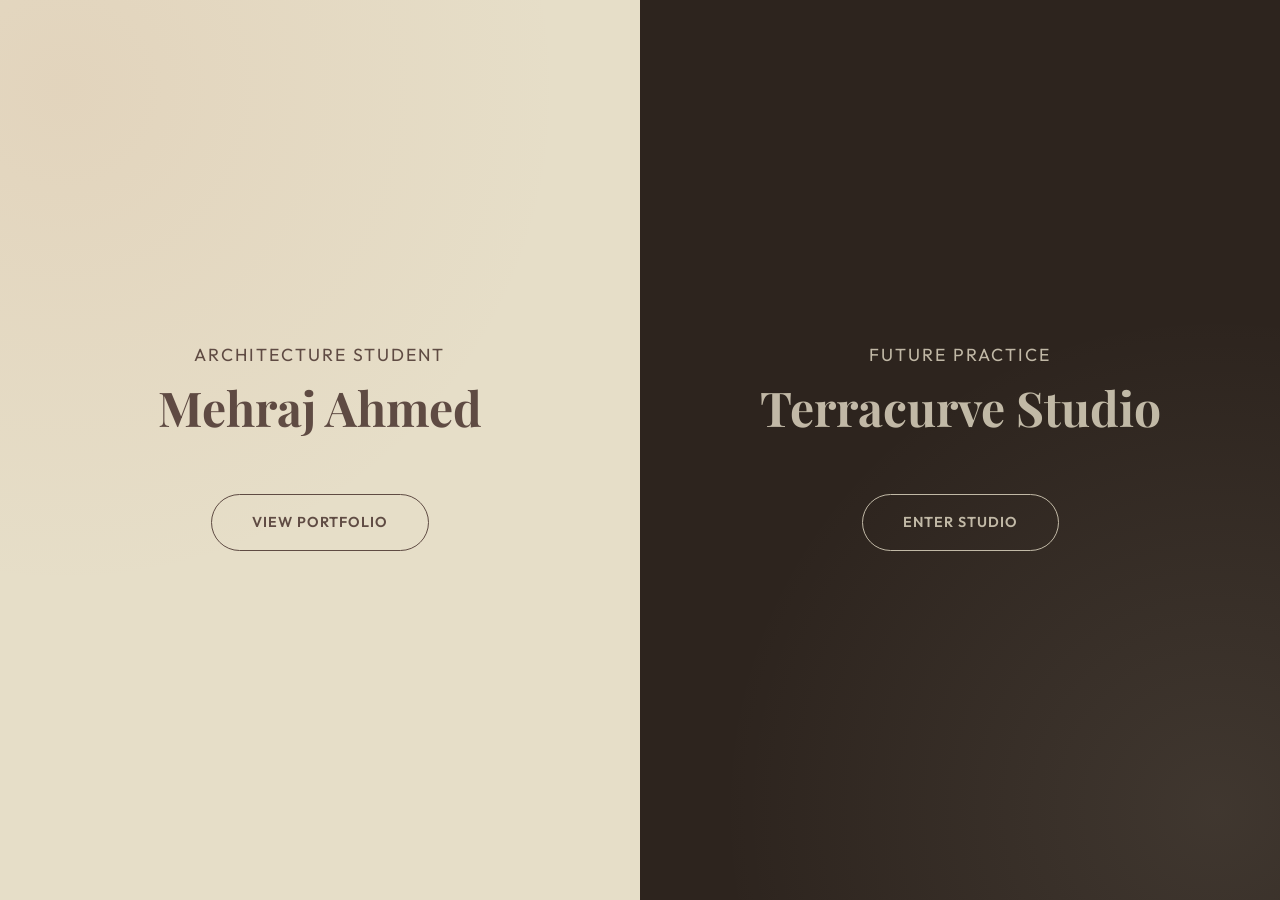
<file: index.html>
<!DOCTYPE html>
<html lang="en">

<head>
    <meta charset="UTF-8">
    <meta name="viewport" content="width=device-width, initial-scale=1.0">
    <title>Mehraj Ahmed | Terracurve Studio</title>

    <!-- Google Fonts -->
    <link rel="preconnect" href="https://fonts.googleapis.com">
    <link rel="preconnect" href="https://fonts.gstatic.com" crossorigin>
    <link
        href="https://fonts.googleapis.com/css2?family=Outfit:wght@300;400;600&family=Playfair+Display:ital,wght@0,400;0,700;1,400&display=swap"
        rel="stylesheet">

    <link rel="stylesheet" href="style.css">
    <style>
        body {
            overflow: hidden;
            /* Prevent scrolling on splash page */
            height: 100vh;
            display: flex;
        }

        .split-screen {
            width: 100%;
            height: 100%;
            display: flex;
        }

        .split-side {
            flex: 1;
            position: relative;
            display: flex;
            align-items: center;
            justify-content: center;
            text-decoration: none;
            overflow: hidden;
            transition: flex 0.6s cubic-bezier(0.25, 1, 0.5, 1);
            cursor: pointer;
        }

        .split-side:hover {
            flex: 1.5;
            /* Expand on hover */
        }

        /* Left Side: Academic / Student */
        .side-academic {
            background-color: var(--bg-color);
            /* Light side */
            color: var(--text-primary);
        }

        /* Right Side: Studio / Future */
        .side-studio {
            background-color: var(--bg-secondary);
            /* Darker side */
            color: var(--text-primary);
            border-left: 1px solid var(--border-color);
        }

        /* Dark mode overrides if user has system preference for dark mode initially, 
           or we can force distinct looks. Let's force distinct looks for contrast. */
        .side-studio {
            background-color: #2D241E;
            /* Dark Terracotta */
            color: #E6DEC8;
        }

        .content-box {
            text-align: center;
            z-index: 2;
            padding: 2rem;
            opacity: 0.8;
            transition: opacity 0.3s, transform 0.3s;
        }

        .split-side:hover .content-box {
            opacity: 1;
            transform: scale(1.05);
        }

        h2 {
            font-family: var(--font-serif);
            font-size: 3rem;
            margin-bottom: 1rem;
        }

        p {
            font-family: var(--font-sans);
            font-size: 1.1rem;
            text-transform: uppercase;
            letter-spacing: 2px;
        }

        /* Background Images/Gradients */
        .academic-bg {
            position: absolute;
            top: 0;
            left: 0;
            width: 100%;
            height: 100%;
            background: radial-gradient(circle at 10% 10%, rgba(193, 124, 89, 0.1), transparent 50%);
            z-index: 1;
        }

        .studio-bg {
            position: absolute;
            top: 0;
            left: 0;
            width: 100%;
            height: 100%;
            background: radial-gradient(circle at 90% 90%, rgba(230, 222, 200, 0.1), transparent 50%);
            z-index: 1;
        }

        @media (max-width: 768px) {
            .split-screen {
                flex-direction: column;
            }

            .split-side:hover {
                flex: 1;
                /* Disable expand on mobile */
            }
        }
    </style>
</head>

<body>

    <div class="split-screen">
        <!-- Left Side: Academic Portfolio -->
        <a href="academic.html" class="split-side side-academic">
            <div class="academic-bg"></div>
            <div class="content-box">
                <p>Architecture Student</p>
                <h2>Mehraj Ahmed</h2>
                <span class="btn btn-outline" style="border-radius: 50px; margin-top: 2rem;">View Portfolio</span>
            </div>
        </a>

        <!-- Right Side: Terracurve Studio -->
        <a href="studio.html" class="split-side side-studio">
            <div class="studio-bg"></div>
            <div class="content-box">
                <p>Future Practice</p>
                <h2>Terracurve Studio</h2>
                <span class="btn btn-outline"
                    style="border-color: #E6DEC8; color: #E6DEC8; border-radius: 50px; margin-top: 2rem;">Enter
                    Studio</span>
            </div>
        </a>
    </div>

</body>

</html>
</file>
<file: style.css>
/* =========================================
   1. VARIABLES & RESET
   ========================================= */
:root {
    /* Colors - Terracurve Theme (Earthy/Beige/Terracotta) */
    /* Light Mode (Default - "Info Side" of Card) */
    --bg-color: #E6DEC8;
    /* Warm Beige */
    --bg-secondary: #DED6C5;
    /* Slightly darker shade for contrast */
    --text-primary: #3E2723;
    /* Deep Brown/Coffee */
    --text-secondary: #5D4037;
    /* Muted Brown */

    --accent: #C17C59;
    /* Terracotta */
    --accent-hover: #A56347;
    --border-color: rgba(62, 39, 35, 0.1);

    /* Typography */
    --font-sans: 'Outfit', sans-serif;
    --font-serif: 'Playfair Display', serif;

    /* Spacing */
    --container-padding: 2rem;
    --max-width: 1400px;

    /* Shaping */
    --border-radius-lg: 24px;
    /* More curve */
    --border-radius-sm: 8px;

    /* Transitions */
    --transition-fast: 0.3s cubic-bezier(0.25, 0.46, 0.45, 0.94);
    --transition-slow: 0.6s cubic-bezier(0.16, 1, 0.3, 1);
}

[data-theme="dark"] {
    /* Dark Mode - "Logo Side" Vibe (Rich Terracotta/Browns) */
    --bg-color: #2D241E;
    /* Deep Textured Brown */
    --bg-secondary: #3E2723;
    --text-primary: #E6DEC8;
    /* Beige Text */
    --text-secondary: #C17C59;
    /* Terracotta Text */
    --accent: #C17C59;
    --border-color: rgba(230, 222, 200, 0.1);
}

* {
    margin: 0;
    padding: 0;
    box-sizing: border-box;
}

html {
    scroll-behavior: smooth;
    font-size: 16px;
}

body {
    background-color: var(--bg-color);
    color: var(--text-primary);
    font-family: var(--font-sans);
    line-height: 1.6;
    overflow-x: hidden;
    transition: background-color 0.5s ease, color 0.5s ease;
}

a {
    text-decoration: none;
    color: inherit;
    transition: var(--transition-fast);
}

ul {
    list-style: none;
}

img {
    max-width: 100%;
    display: block;
}

.container {
    max-width: var(--max-width);
    margin: 0 auto;
    padding: 0 var(--container-padding);
}

/* =========================================
   2. UTILITIES & ANIMATIONS
   ========================================= */
.italic-serif {
    font-family: var(--font-serif);
    font-style: italic;
    font-weight: 400;
}

.text-accent {
    color: var(--accent);
}

.btn {
    display: inline-block;
    padding: 1rem 2.5rem;
    font-size: 0.9rem;
    letter-spacing: 1px;
    text-transform: uppercase;
    font-weight: 600;
    border: 1px solid transparent;
    border-radius: 50px;
    /* Rounded pill buttons */
    cursor: pointer;
    transition: var(--transition-fast);
    position: relative;
    overflow: hidden;
    z-index: 1;
}

.btn-primary {
    background-color: var(--text-primary);
    color: var(--bg-color);
}

.btn-primary:hover {
    background-color: var(--accent);
    color: #fff;
    transform: translateY(-3px);
    box-shadow: 0 10px 20px rgba(0, 0, 0, 0.1);
}

.btn-outline {
    border-color: var(--text-primary);
    color: var(--text-primary);
    background: transparent;
}

.btn-outline:hover {
    background: var(--text-primary);
    color: var(--bg-color);
}

/* Animation Classes */
.fade-in-up {
    opacity: 0;
    transform: translateY(30px);
    transition: opacity 1s ease, transform 1s ease;
}

.fade-in-up.visible {
    opacity: 1;
    transform: translateY(0);
}

.delay-200 {
    transition-delay: 0.2s;
}

.delay-400 {
    transition-delay: 0.4s;
}

/* Custom Cursor */
#cursor-follower {
    position: fixed;
    width: 20px;
    height: 20px;
    border: 1px solid var(--text-primary);
    border-radius: 50%;
    pointer-events: none;
    transform: translate(-50%, -50%);
    z-index: 9999;
    transition: transform 0.1s linear, background-color 0.2s;
    mix-blend-mode: difference;
    display: none;
}

@media (min-width: 1024px) {
    #cursor-follower {
        display: block;
    }
}

/* =========================================
   3. HEADER & NAV
   ========================================= */
.header {
    position: fixed;
    top: 0;
    left: 0;
    width: 100%;
    padding: 1.5rem 3rem;
    display: flex;
    justify-content: space-between;
    align-items: center;
    z-index: 100;
    /* Frosted glass effect with warmer tint */
    background: rgba(230, 222, 200, 0.8);
    backdrop-filter: blur(12px);
    border-bottom: 1px solid var(--border-color);
    transition: padding 0.3s ease, background 0.5s ease;
}

[data-theme="dark"] .header {
    background: rgba(45, 36, 30, 0.8);
}

.header.scrolled {
    padding: 1rem 3rem;
}

.logo {
    display: flex;
    flex-direction: column;
    justify-content: center;
    line-height: 1;
}

.logo-text {
    font-family: var(--font-sans);
    font-size: 1.2rem;
    font-weight: 800;
    letter-spacing: 2px;
    color: var(--text-primary);
    text-transform: uppercase;
}

.logo-suffix {
    font-size: 0.7rem;
    letter-spacing: 3px;
    color: var(--accent);
    text-transform: uppercase;
    font-weight: 600;
}

.nav-list {
    display: flex;
    gap: 3rem;
}

.nav-link {
    font-size: 0.85rem;
    text-transform: uppercase;
    letter-spacing: 1.5px;
    position: relative;
    opacity: 0.7;
    font-weight: 600;
}

.nav-link:hover,
.nav-link.active {
    opacity: 1;
    color: var(--accent);
}

.nav-link::after {
    content: '';
    position: absolute;
    bottom: -5px;
    left: 0;
    width: 0%;
    height: 2px;
    background: var(--accent);
    transition: width 0.3s ease;
}

.nav-link:hover::after {
    width: 100%;
}

.theme-toggle {
    background: none;
    border: none;
    color: var(--text-primary);
    font-size: 1.2rem;
    cursor: pointer;
    margin-left: 2rem;
    transition: transform 0.3s;
}

.theme-toggle:hover {
    transform: rotate(15deg) scale(1.1);
    color: var(--accent);
}

.hamburger {
    display: none;
    cursor: pointer;
}

/* =========================================
   4. HERO SECTION
   ========================================= */
.hero {
    height: 100vh;
    display: flex;
    align-items: center;
    justify-content: center;
    position: relative;
    overflow: hidden;
    padding-top: 80px;
}

.hero-overlay {
    position: absolute;
    top: 0;
    left: 0;
    width: 100%;
    height: 100%;
    background: radial-gradient(circle at 70% 30%, rgba(193, 124, 89, 0.15), transparent 60%);
    z-index: -1;
}

.hero-content {
    text-align: center;
    max-width: 900px;
    padding: 0 1rem;
}

.hero-title {
    font-family: var(--font-sans);
    font-size: clamp(3rem, 8vw, 5.5rem);
    line-height: 1.1;
    margin-bottom: 1.5rem;
    font-weight: 600;
    letter-spacing: -2px;
}

.hero-subtitle {
    font-size: 1.2rem;
    color: var(--text-secondary);
    max-width: 650px;
    margin: 0 auto 3rem;
    font-weight: 300;
}

.scroll-indicator {
    position: absolute;
    bottom: 2rem;
    left: 50%;
    transform: translateX(-50%);
    opacity: 0.7;
}

.mouse {
    width: 26px;
    height: 42px;
    border: 2px solid var(--text-primary);
    border-radius: 20px;
    position: relative;
}

.wheel {
    width: 4px;
    height: 8px;
    background: var(--text-primary);
    position: absolute;
    top: 6px;
    left: 50%;
    transform: translateX(-50%);
    border-radius: 2px;
    animation: scroll 1.5s infinite;
}

@keyframes scroll {
    0% {
        transform: translate(-50%, 0);
        opacity: 1;
    }

    100% {
        transform: translate(-50%, 15px);
        opacity: 0;
    }
}

/* =========================================
   5. PORTFOLIO SECTION
   ========================================= */
.portfolio {
    padding: 8rem 0;
    background: var(--bg-color);
}

.section-header {
    margin-bottom: 5rem;
    text-align: center;
}

.section-title {
    font-family: var(--font-serif);
    font-size: 3rem;
    margin-bottom: 1rem;
    position: relative;
    display: inline-block;
    color: var(--text-primary);
}

.section-desc {
    color: var(--text-secondary);
    font-size: 1.1rem;
}

.project-grid {
    display: grid;
    grid-template-columns: repeat(auto-fill, minmax(600px, 1fr));
    gap: 4rem;
}

.project-card {
    cursor: pointer;
}

.project-image-wrapper {
    position: relative;
    overflow: hidden;
    aspect-ratio: 16/10;
    margin-bottom: 2rem;
    border-radius: var(--border-radius-lg);
    /* Rounded corners matching Curve theme */
    box-shadow: 0 20px 40px rgba(0, 0, 0, 0.05);
}

.project-image-placeholder {
    width: 100%;
    height: 100%;
    transition: transform 0.7s cubic-bezier(0.165, 0.84, 0.44, 1);
}

.project-card:hover .project-image-placeholder {
    transform: scale(1.05);
}

.project-overlay {
    position: absolute;
    bottom: 0;
    left: 0;
    width: 100%;
    height: 100%;
    padding: 2.5rem;
    background: linear-gradient(to top, rgba(62, 39, 35, 0.9), transparent 60%);
    display: flex;
    flex-direction: column;
    justify-content: flex-end;
    opacity: 0;
    transition: opacity 0.4s ease;
}

.project-card:hover .project-overlay {
    opacity: 1;
}

.project-category {
    font-size: 0.8rem;
    text-transform: uppercase;
    letter-spacing: 2px;
    color: #E6DEC8;
    /* Beige on overlay */
    margin-bottom: 0.5rem;
    transform: translateY(20px);
    transition: transform 0.4s 0.1s;
}

.project-title {
    font-size: 2.2rem;
    font-family: var(--font-serif);
    color: #fff;
    transform: translateY(20px);
    transition: transform 0.4s 0.2s;
}

.project-card:hover .project-category,
.project-card:hover .project-title {
    transform: translateY(0);
}

.btn-icon {
    position: absolute;
    top: 2rem;
    right: 2rem;
    width: 50px;
    height: 50px;
    border-radius: 50%;
    background: rgba(255, 255, 255, 0.2);
    backdrop-filter: blur(5px);
    color: #fff;
    border: none;
    display: flex;
    align-items: center;
    justify-content: center;
    transform: rotate(-45deg);
    transition: background 0.3s;
}

.btn-icon:hover {
    background: var(--accent);
}

/* =========================================
   6. ABOUT SECTION
   ========================================= */
.about {
    padding: 8rem 0;
    background: var(--bg-secondary);
    border-radius: 60px 60px 0 0;
    /* Large top curve */
    margin-top: -60px;
    /* Overlap effect */
    position: relative;
    z-index: 10;
}

.about-grid {
    display: grid;
    grid-template-columns: 1fr 1fr;
    gap: 6rem;
    align-items: center;
}

.image-placeholder-vertical {
    width: 100%;
    height: 600px;
    background: var(--text-primary);
    position: relative;
    border-radius: var(--border-radius-lg);
    box-shadow: 20px 20px 0px var(--accent);
    /* Offset shadow style */
}

.about-tagline {
    font-family: var(--font-serif);
    font-size: 2.5rem;
    line-height: 1.2;
    margin-bottom: 1.5rem;
    color: var(--text-primary);
}

.about-content p {
    color: var(--text-secondary);
    margin-bottom: 3rem;
    font-size: 1.1rem;
}

.stats-grid {
    display: flex;
    gap: 4rem;
    margin-bottom: 3rem;
}

.stat-item {
    display: flex;
    flex-direction: column;
}

.stat-number {
    font-size: 3.5rem;
    font-weight: 700;
    font-family: var(--font-serif);
    color: var(--accent);
    line-height: 1;
}

.stat-label {
    font-size: 0.9rem;
    text-transform: uppercase;
    letter-spacing: 1px;
    margin-top: 0.5rem;
}

/* =========================================
   7. CONTACT SECTION
   ========================================= */
.contact {
    padding: 8rem 0;
    background: var(--bg-color);
}

.contact-container {
    display: grid;
    grid-template-columns: 1fr 1fr;
    gap: 6rem;
}

.contact-details {
    margin-top: 3rem;
    display: flex;
    flex-direction: column;
    gap: 2rem;
}

.contact-item {
    display: flex;
    align-items: center;
    gap: 1.5rem;
    font-size: 1.1rem;
    color: var(--text-secondary);
}

.contact-item i {
    color: var(--accent);
    font-size: 1.4rem;
    width: 30px;
    text-align: center;
}

.contact-form {
    background: var(--bg-secondary);
    padding: 3rem;
    border-radius: var(--border-radius-lg);
    box-shadow: 0 10px 30px rgba(0, 0, 0, 0.05);
}

.form-group {
    position: relative;
    margin-bottom: 2rem;
}

.form-group input,
.form-group textarea {
    width: 100%;
    background: transparent;
    border: none;
    border-bottom: 1px solid var(--border-color);
    padding: 1rem 0;
    color: var(--text-primary);
    font-family: var(--font-sans);
    font-size: 1rem;
    outline: none;
    transition: border-color 0.3s;
}

.form-group input:focus,
.form-group textarea:focus {
    border-bottom-color: var(--accent);
}

.form-group label {
    position: absolute;
    top: 1rem;
    left: 0;
    color: var(--text-secondary);
    transition: 0.3s ease all;
    pointer-events: none;
}

.form-group input:focus~label,
.form-group input:not(:placeholder-shown)~label,
.form-group textarea:focus~label,
.form-group textarea:not(:placeholder-shown)~label {
    top: -10px;
    font-size: 0.8rem;
    color: var(--accent);
}

.w-100 {
    width: 100%;
}

/* =========================================
   8. FOOTER
   ========================================= */
.footer {
    padding: 3rem 0;
    border-top: 1px solid var(--border-color);
    background: var(--bg-secondary);
}

.footer-content {
    display: flex;
    justify-content: space-between;
    align-items: center;
}

.logo-small {
    font-weight: 700;
    margin-right: 1rem;
    color: var(--text-primary);
}

.copyright {
    color: var(--text-secondary);
    font-size: 0.9rem;
}

.social-links {
    display: flex;
    gap: 1.5rem;
}

.social-links a {
    font-size: 1.2rem;
    color: var(--text-primary);
    transition: color 0.3s;
}

.social-links a:hover {
    color: var(--accent);
}

/* =========================================
   9. RESPONSIVE
   ========================================= */
@media (max-width: 900px) {
    .project-grid {
        grid-template-columns: 1fr;
    }

    .about-grid,
    .contact-container {
        grid-template-columns: 1fr;
        gap: 4rem;
    }

    .nav {
        display: none;
    }

    .hamburger {
        display: block;
        color: var(--text-primary);
        font-size: 1.5rem;
    }

    .hero-title {
        font-size: 3.5rem;
    }

    .about {
        border-radius: 40px 40px 0 0;
    }
}

/* Skill Tags */
.skill-tag {
    display: inline-block;
    padding: 0.5rem 1.2rem;
    background: rgba(193, 124, 89, 0.1);
    border: 1px solid var(--accent);
    border-radius: var(--border-radius-sm);
    font-size: 0.85rem;
    font-weight: 600;
    color: var(--text-primary);
    transition: all 0.3s ease;
}

.skill-tag:hover {
    background: var(--accent);
    color: #fff;
    transform: translateY(-2px);
}

/* =========================================
   10. MODAL / LIGHTBOX
   ========================================= */
.modal {
    position: fixed;
    top: 0;
    left: 0;
    width: 100%;
    height: 100%;
    background: rgba(0, 0, 0, 0.9);
    z-index: 10000;
    display: none;
    opacity: 0;
    transition: opacity 0.3s ease;
    align-items: center;
    justify-content: center;
    padding: 2rem;
    backdrop-filter: blur(5px);
}

.modal.active {
    display: flex;
    opacity: 1;
}

.modal-content {
    background: var(--bg-color);
    max-width: 1000px;
    width: 100%;
    border-radius: var(--border-radius-lg);
    overflow: hidden;
    position: relative;
    box-shadow: 0 50px 100px rgba(0, 0, 0, 0.3);
    transform: translateY(50px);
    transition: transform 0.4s cubic-bezier(0.165, 0.84, 0.44, 1);
    display: grid;
    grid-template-columns: 1.5fr 1fr;
    max-height: 85vh;
}

.modal.active .modal-content {
    transform: translateY(0);
}

.modal-image-container {
    background: var(--bg-color);
    display: flex;
    flex-direction: row;
    align-items: center;
    height: 100%;
    overflow-x: auto;
    overflow-y: hidden;
    scroll-behavior: smooth;
    scroll-snap-type: x mandatory;
    position: relative;
    /* Hide scrollbar for cleaner look, but allow scrolling */
    scrollbar-width: none;
    /* Firefox */
}

.modal-image-container::-webkit-scrollbar {
    display: none;
    /* Chrome/Safari */
}

.modal-image {
    flex: 0 0 100%;
    width: 100%;
    height: 100%;
    object-fit: contain;
    scroll-snap-align: center;
    box-shadow: none;
}

.slider-nav {
    position: absolute;
    top: 50%;
    transform: translateY(-50%);
    background: rgba(255, 255, 255, 0.2);
    border: none;
    color: white;
    width: 40px;
    height: 40px;
    border-radius: 50%;
    cursor: pointer;
    display: flex;
    align-items: center;
    justify-content: center;
    z-index: 10;
    backdrop-filter: blur(5px);
    transition: background 0.3s;
}

.slider-nav:hover {
    background: var(--accent);
}

.slider-prev {
    left: 1rem;
}

.slider-next {
    right: 1rem;
}

.modal-info {
    padding: 3rem;
    overflow-y: auto;
    display: flex;
    flex-direction: column;
}

.modal-category {
    color: var(--accent);
    text-transform: uppercase;
    letter-spacing: 2px;
    font-size: 0.8rem;
    font-weight: 700;
    margin-bottom: 0.5rem;
}

.modal-title {
    font-family: var(--font-serif);
    font-size: 2.5rem;
    margin-bottom: 1.5rem;
    line-height: 1.1;
    color: var(--text-primary);
}

.modal-desc {
    color: var(--text-secondary);
    font-size: 1rem;
    line-height: 1.8;
    margin-bottom: 2rem;
}

.modal-meta {
    margin-top: auto;
    border-top: 1px solid var(--border-color);
    padding-top: 2rem;
}

.meta-item {
    margin-bottom: 0.5rem;
    font-size: 0.9rem;
    display: flex;
}

.meta-label {
    font-weight: 700;
    width: 100px;
    color: var(--text-primary);
}

.meta-value {
    color: var(--text-secondary);
}

.modal-close {
    position: absolute;
    top: 1.5rem;
    right: 1.5rem;
    background: rgba(255, 255, 255, 0.8);
    border: none;
    width: 40px;
    height: 40px;
    border-radius: 50%;
    cursor: pointer;
    z-index: 10;
    display: flex;
    align-items: center;
    justify-content: center;
    color: #000;
    transition: all 0.2s;
}

.modal-close:hover {
    background: #fff;
    transform: rotate(90deg);
}

@media (max-width: 900px) {
    .modal-content {
        grid-template-columns: 1fr;
        grid-template-rows: 250px 1fr;
    }
}
</file>
